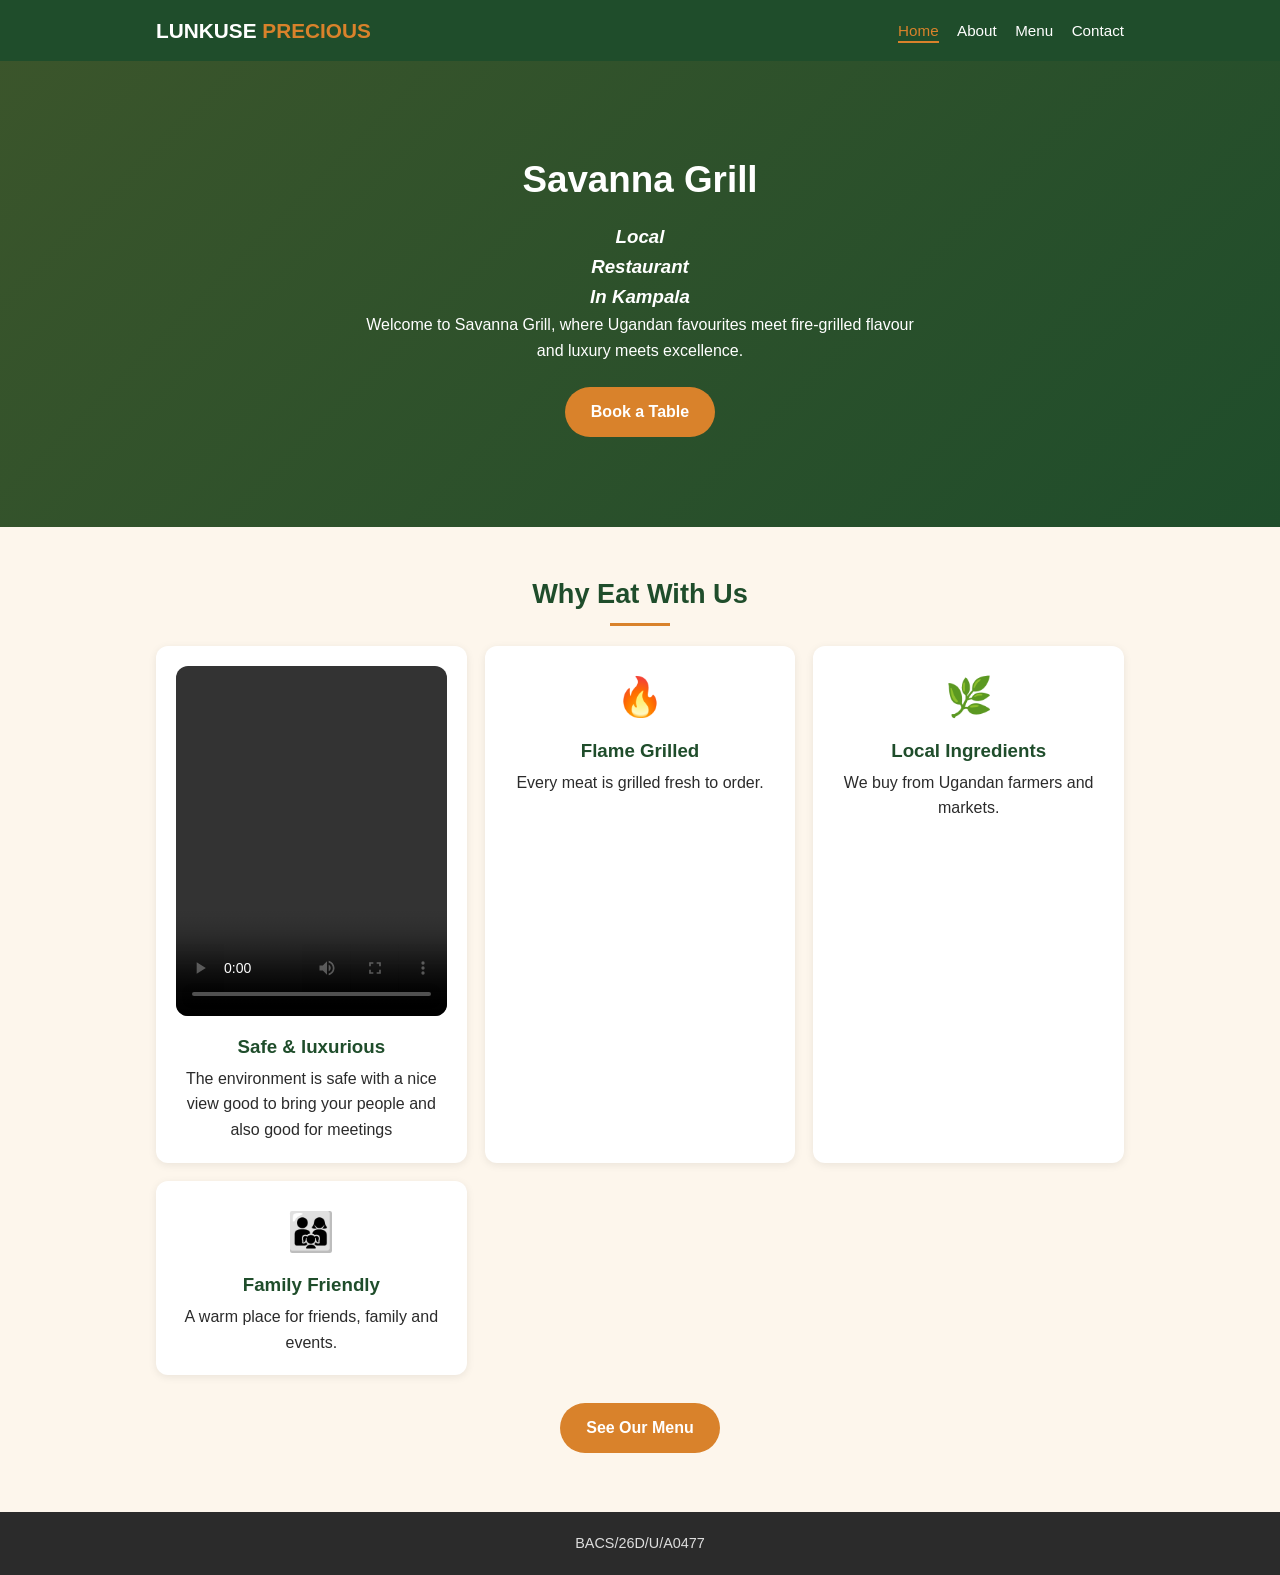
<file: index.html>
<!DOCTYPE html>
<html lang="en">
<head>
<meta charset="UTF-8">
<meta name="viewport" content="width=device-width, initial-scale=1">
<title>Home | Savanna Grill</title>
<link rel="stylesheet" href="style.css">
</head>
<body>
<header><div class="nav">
  <div class="logo">LUNKUSE <span>PRECIOUS</span></div>
  <nav>
    <a class="active" href="index.html">Home</a>
    <a href="about us.html">About</a>
    <a href="menu.html">Menu</a>
    <a href="contact.html">Contact</a>
    
  </nav>
</div></header>

<div class="hero">
  <h1>Savanna Grill</h1>
  <h3><i>Local<br>Restaurant<br>In Kampala</i></h3>
  <p>Welcome to Savanna Grill, where Ugandan favourites meet fire-grilled flavour and luxury meets excellence.</p>
  <a class="btn" href="contact.html">Book a Table</a>
</div>

<section>
  <h2>Why Eat With Us</h2>
  <div class="grid">
      <div class="card"><div><video controls style="width:100%; max-width:350px; height:350px; object-fit:cover; border-radius:12px;">
          <source src="space.mp4" type="video/mp4"></source>
      </video></div><h3>Safe &amp; luxurious</h3><p>The environment is safe with a nice view good to bring your people and also good for meetings</p></div>
    <div class="card"><div class="icon">🔥</div><h3>Flame Grilled</h3><p>Every meat is grilled fresh to order.</p></div>
    <div class="card"><div class="icon">🌿</div><h3>Local Ingredients</h3><p>We buy from Ugandan farmers and markets.</p></div>
    <div class="card"><div class="icon">👨‍👩‍👧</div><h3>Family Friendly</h3><p>A warm place for friends, family and events.</p></div>
  </div>
  <p class="center" style="margin-top:28px"><a class="btn" href="menu.html">See Our Menu</a></p>
</section>

<footer>BACS/26D/U/A0477</footer>
</body>
</html>
</file>
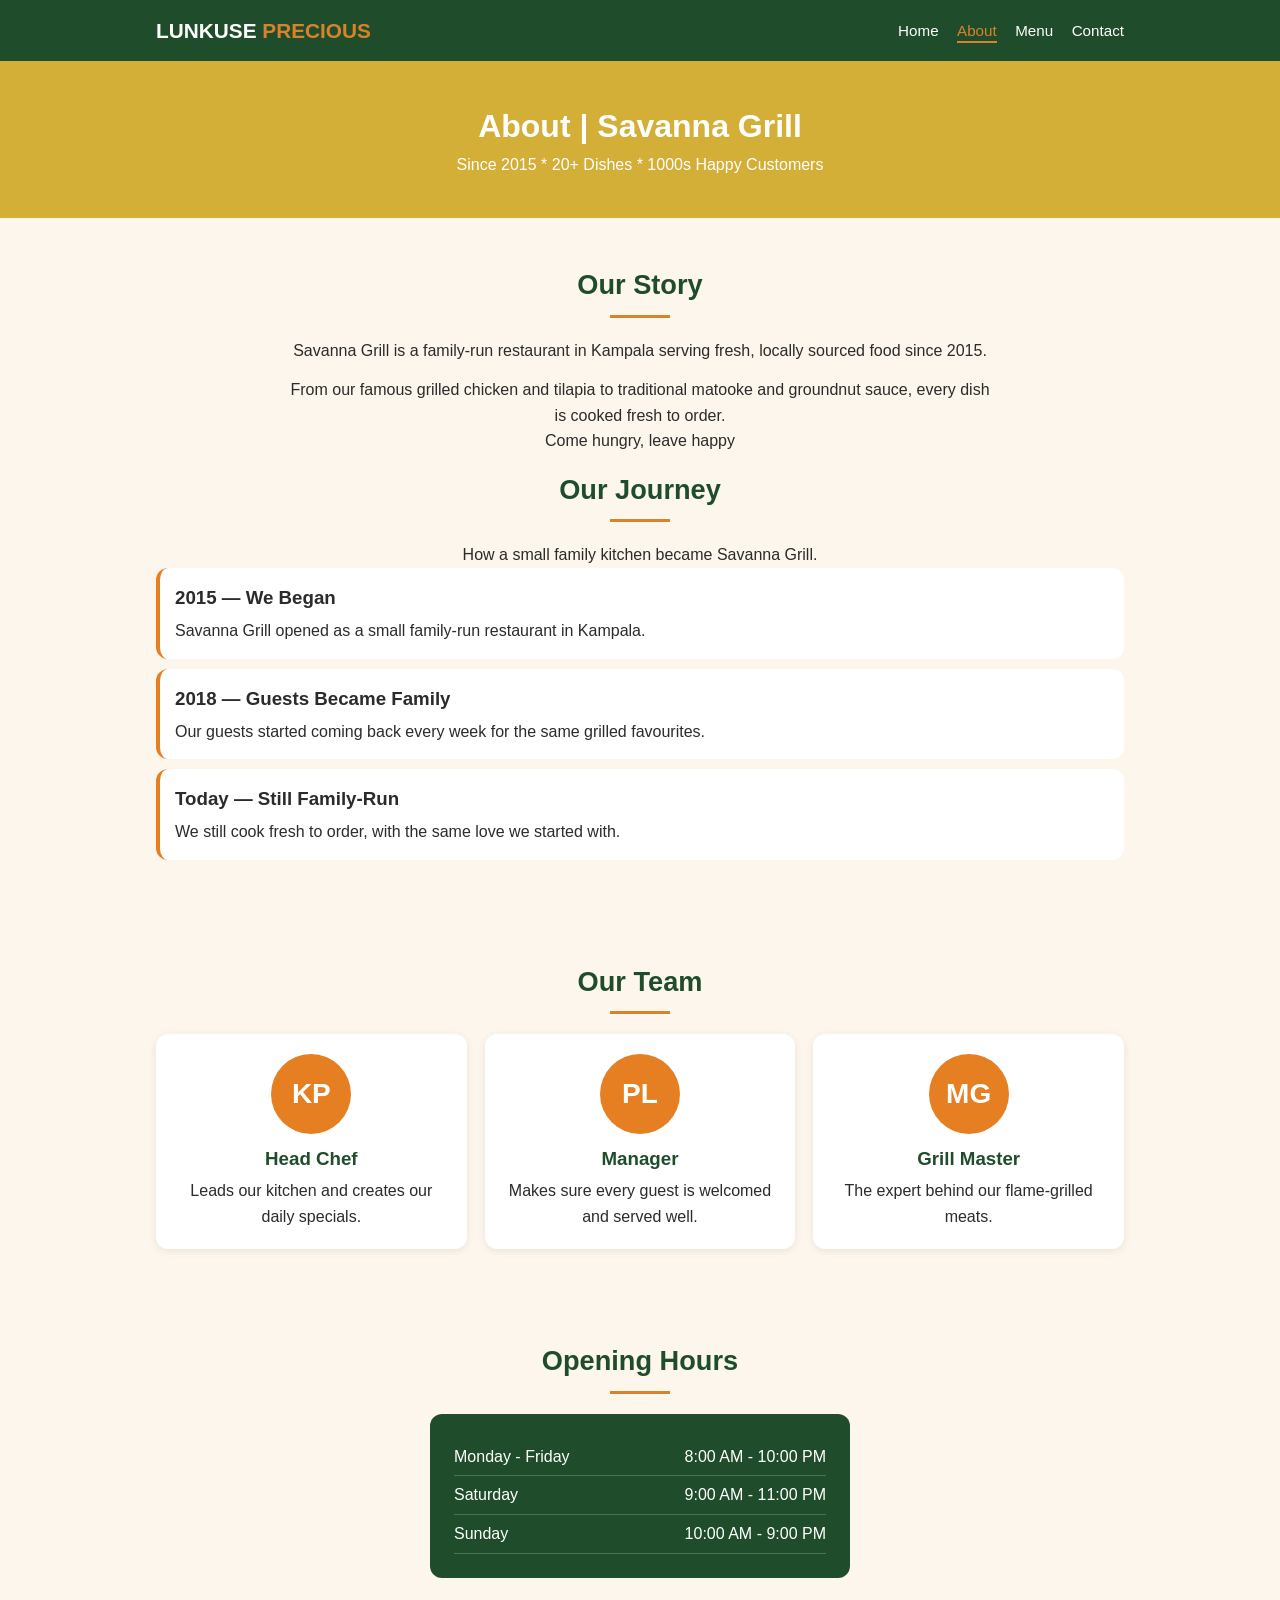
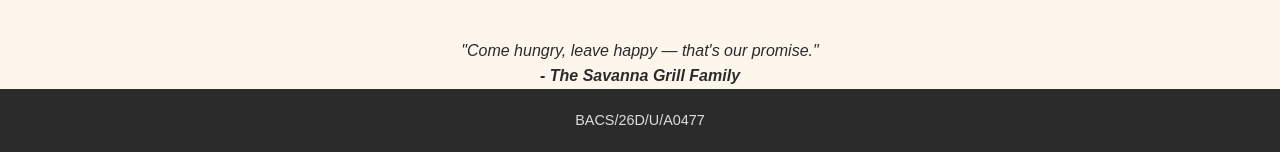
<file: about us.html>
<!DOCTYPE html>
<html lang="en">
<head>
<meta charset="UTF-8">
<meta name="viewport" content="width=device-width, initial-scale=1">
<title>About | Savanna Grill</title>
<link rel="stylesheet" href="style.css">
</head>
<body>
<header><div class="nav">
  <div class="logo">LUNKUSE <span>PRECIOUS</span></div>
  <nav>
    <a href="index.html">Home</a>
    <a class="active" href="about us.html">About</a>
    <a href="menu.html">Menu</a>
    <a href="contact.html">Contact</a>
  </nav>
</div></header>

<div class="page-title"><h1>About | Savanna Grill</h1>
<p>Since 2015 * 20+ Dishes * 1000s Happy Customers</p></div>

<section>
  <h2>Our Story</h2>
  <p class="center">Savanna Grill is a family-run restaurant in Kampala serving fresh, locally sourced food since 2015.</p>
  <p class="center">From our famous grilled chicken and tilapia to traditional matooke and groundnut sauce, every dish is cooked fresh to order. <br>Come hungry, leave happy</p>
  
  <h2 style="text-align:center;">Our Journey</h2>
<p style="text-align:center;">How a small family kitchen became Savanna Grill.</p>

<div style="background:white; padding:15px; border-radius:12px; margin-bottom:10px; border-left:4px solid #e67e22;">
  <h3 style="margin:0;">2015 — We Began</h3>
  <p style="margin:5px 0 0 0;">Savanna Grill opened as a small family-run restaurant in Kampala.</p>
</div>

<div style="background:white; padding:15px; border-radius:12px; margin-bottom:10px; border-left:4px solid #e67e22;">
  <h3 style="margin:0;">2018 — Guests Became Family</h3>
  <p style="margin:5px 0 0 0;">Our guests started coming back every week for the same grilled favourites.</p>
</div>

<div style="background:white; padding:15px; border-radius:12px; margin-bottom:10px; border-left:4px solid #e67e22;">
  <h3 style="margin:0;">Today — Still Family-Run</h3>
  <p style="margin:5px 0 0 0;">We still cook fresh to order, with the same love we started with.</p>
</div>
  
</section>

<section>
  <h2>Our Team</h2>
  <div class="grid">
    <div class="card"><div class="avatar">KP</div><h3>Head Chef</h3><p>Leads our kitchen and creates our daily specials.</p></div>
    <div class="card"><div class="avatar">PL</div><h3>Manager</h3><p>Makes sure every guest is welcomed and served well.</p></div>
    <div class="card"><div class="avatar">MG</div><h3>Grill Master</h3><p>The expert behind our flame-grilled meats.</p></div>
  </div>
</section>

<section>
  <h2>Opening Hours</h2>
  <ul class="hours">
    <li><span>Monday - Friday</span><span>8:00 AM - 10:00 PM</span></li>
    <li><span>Saturday</span><span>9:00 AM - 11:00 PM</span></li>
    <li><span>Sunday</span><span>10:00 AM - 9:00 PM</span></li>
  </ul>
</section>
<p style="text-align:center; font-style:italic; margin-top:15px;">
"Come hungry, leave happy — that's our promise."
<br><b>- The Savanna Grill Family</b>
</p>
</div>

<footer>BACS/26D/U/A0477</footer>
</body>
</html>
</file>
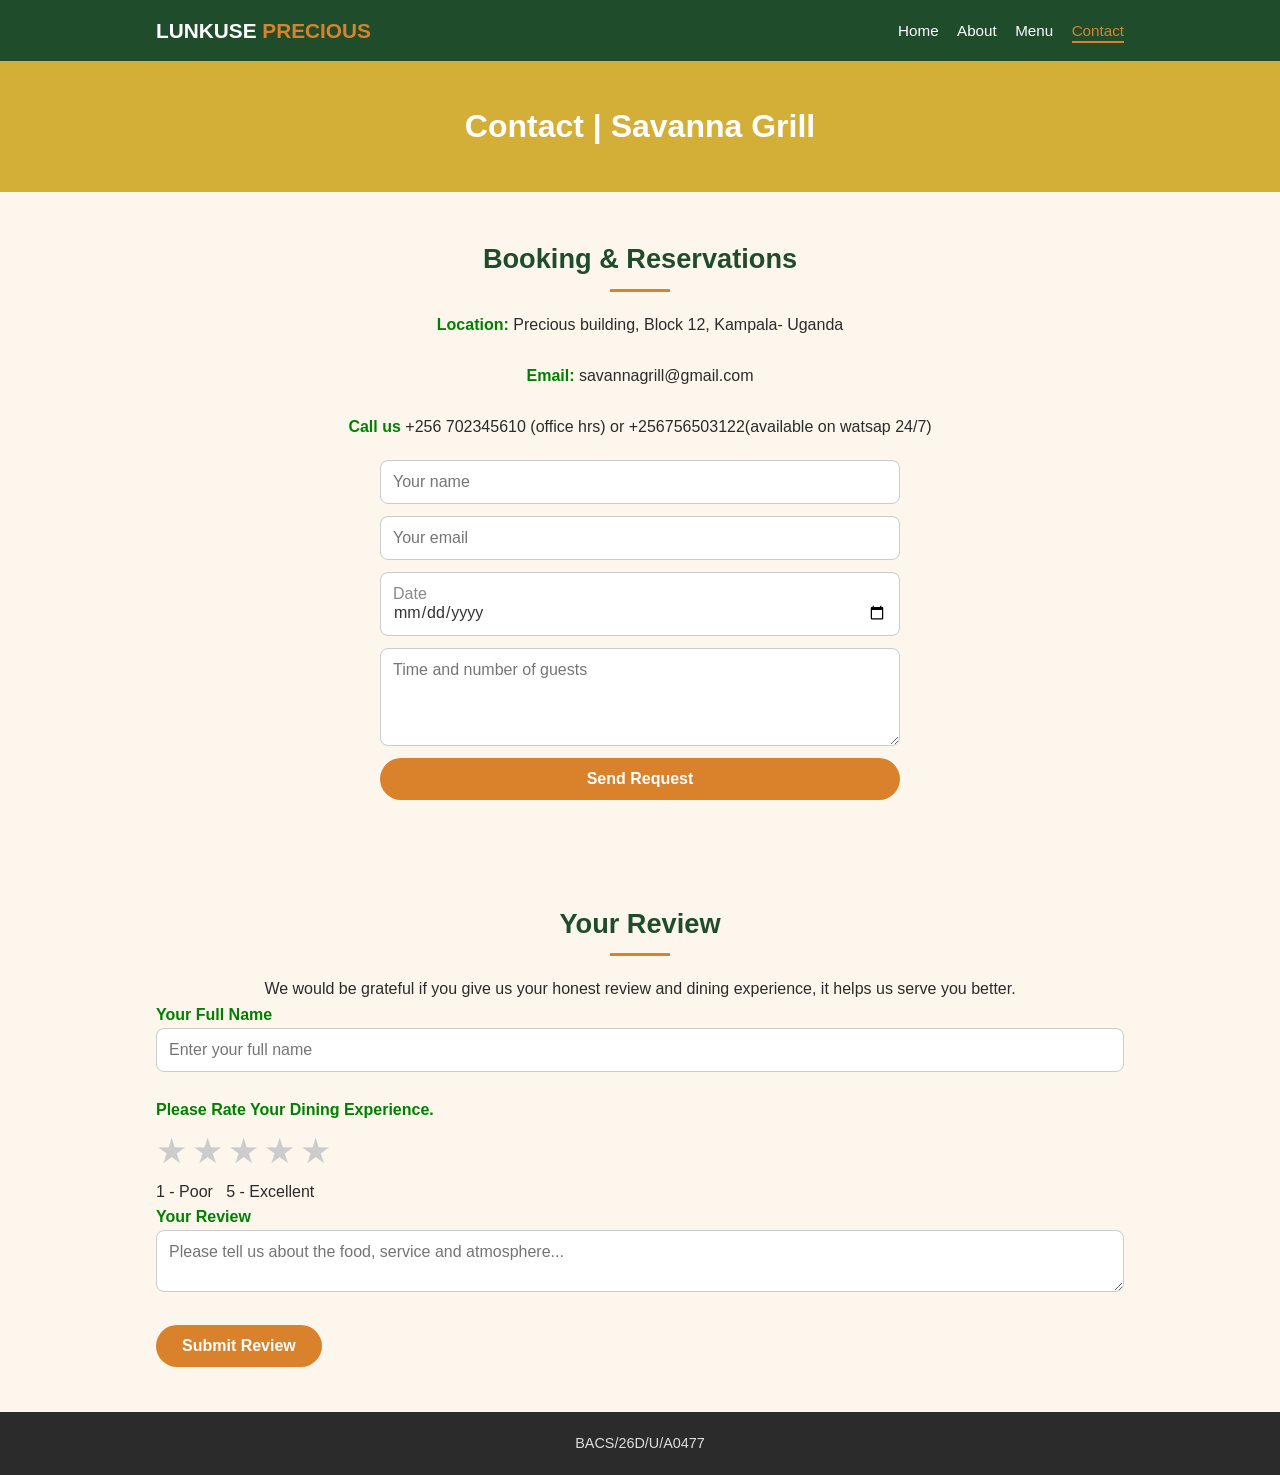
<file: contact.html>
<!DOCTYPE html>
<html lang="en">
<head>
<meta charset="UTF-8">
<meta name="viewport" content="width=device-width, initial-scale=1">
<title>Contact | Savanna Grill</title>
<link rel="stylesheet" href="style.css">
</head>
<body>
<header><div class="nav">
  <div class="logo">LUNKUSE <span>PRECIOUS</span></div>
  <nav>
    <a href="index.html">Home</a>
    <a href="about us.html">About</a>
    <a href="menu.html">Menu</a>
    <a class="active" href="contact.html">Contact</a>
  </nav>
</div></header>

<div class="page-title"><h1>Contact | Savanna Grill</h1></div>

<section>
    <h2>Booking &amp; Reservations</h2>
  <div class="contact-info">
    <p><b><span style="color:green">Location:</span></b> Precious building, Block 12, Kampala- Uganda</p><br>
    <p><b><span style="color:green">Email:</span> </b>savannagrill@gmail.com</p><br>
    
    <p><b><span style="color:green">Call us</span></b> +256 702345610 (office hrs) or +256756503122(available on watsap 24/7)
    
  </div>
  <form id="bookingForm">
    <input type="text" id="name" placeholder="Your name" required>
    <input type="email" id="email" placeholder="Your email" required>
    <input type="date" placeholder="Date" required onclick="this.showPicker()">
    
    <textarea id="message" rows="4" placeholder="Time and number of guests" required></textarea>
    <button class="btn" type="submit">Send Request</button>
    <p id="msg"></p>
  </form>
</section>
<section>
    <h2>Your Review</h2>
    <center>
    <p>We would be grateful if you give us your honest review and dining experience, it helps us serve you better.</p>
    </center>
<label><b><span style="color:green">Your Full Name</span></b></label>
<input type="text" placeholder="Enter your full name" required><br><br>

<label><b><span style="color:green">Please Rate Your Dining Experience.</span></b></label><br>
<div class="stars">
  <input type="radio" name="rating" id="star5" value="5" required>
  <label for="star5">★</label>
  <input type="radio" name="rating" id="star4" value="4">
  <label for="star4">★</label>
  <input type="radio" name="rating" id="star3" value="3">
  <label for="star3">★</label>
  <input type="radio" name="rating" id="star2" value="2">
  <label for="star2">★</label>
  <input type="radio" name="rating" id="star1" value="1">
  <label for="star1">★</label>
</div>
<p>1 - Poor &nbsp; 5 - Excellent</p>
<b><span style="color:green">
<label>Your Review</label><br></span></b>
<textarea placeholder="Please tell us about the food, service and atmosphere..." required></textarea><br><br>

<button class="btn" type="submit">Submit Review</button>
</section>
<footer>BACS/26D/U/A0477</footer>

<script>
  document.getElementById("bookingForm").addEventListener("submit", function (e) {
    e.preventDefault();
    var name = document.getElementById("name").value;
    document.getElementById("msg").textContent = "Thank you, " + name + "! We will contact you soon.";
    this.reset();
  });
</script>
</body>
</html>
</file>
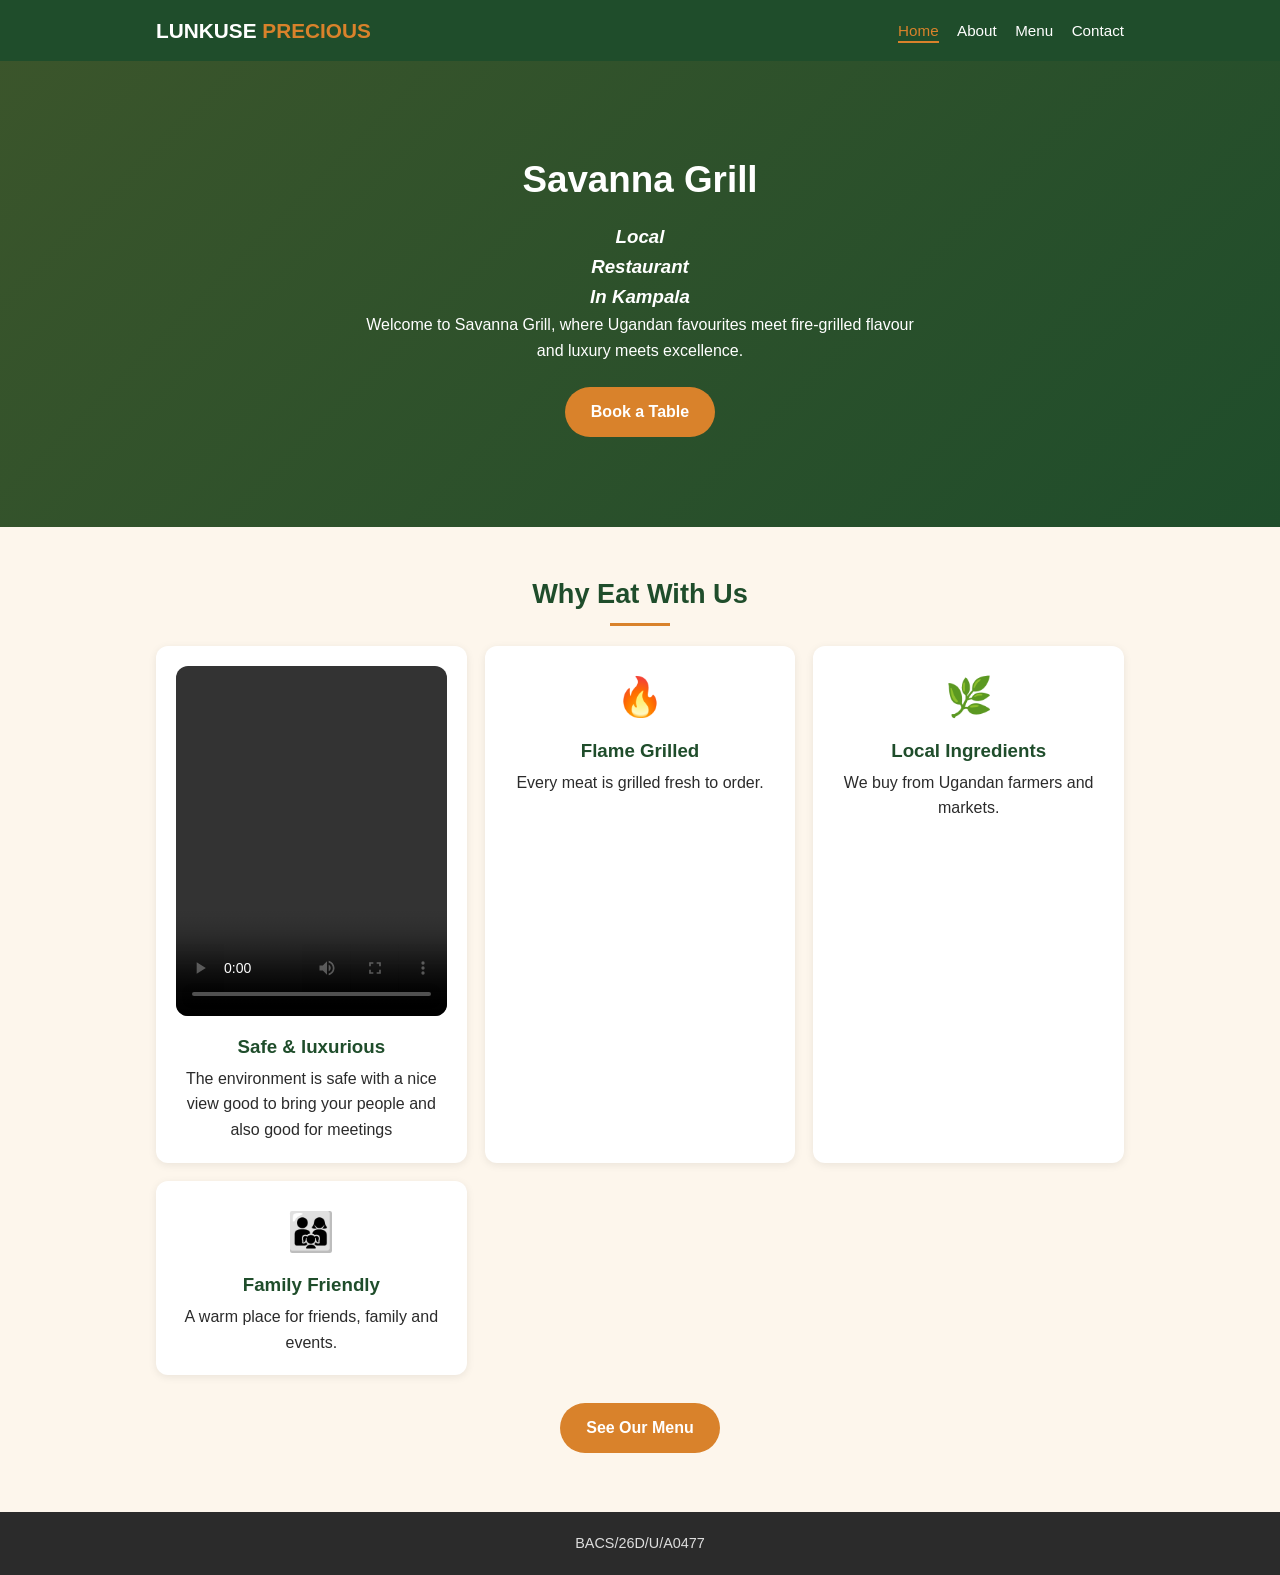
<file: home.html>
<!DOCTYPE html>
<html lang="en">
<head>
<meta charset="UTF-8">
<meta name="viewport" content="width=device-width, initial-scale=1">
<title>Home | Savanna Grill</title>
<link rel="stylesheet" href="style.css">
</head>
<body>
<header><div class="nav">
  <div class="logo">LUNKUSE <span>PRECIOUS</span></div>
  <nav>
    <a class="active" href="home.html">Home</a>
    <a href="about us.html">About</a>
    <a href="menu.html">Menu</a>
    <a href="contact.html">Contact</a>
    
  </nav>
</div></header>

<div class="hero">
  <h1>Savanna Grill</h1>
  <h3><i>Local<br>Restaurant<br>In Kampala</i></h3>
  <p>Welcome to Savanna Grill, where Ugandan favourites meet fire-grilled flavour and luxury meets excellence.</p>
  <a class="btn" href="contact.html">Book a Table</a>
</div>

<section>
  <h2>Why Eat With Us</h2>
  <div class="grid">
      <div class="card"><div><video controls style="width:100%; max-width:350px; height:350px; object-fit:cover; border-radius:12px;">
          <source src="space.mp4" type="video/mp4"></source>
      </video></div><h3>Safe &amp; luxurious</h3><p>The environment is safe with a nice view good to bring your people and also good for meetings</p></div>
    <div class="card"><div class="icon">🔥</div><h3>Flame Grilled</h3><p>Every meat is grilled fresh to order.</p></div>
    <div class="card"><div class="icon">🌿</div><h3>Local Ingredients</h3><p>We buy from Ugandan farmers and markets.</p></div>
    <div class="card"><div class="icon">👨‍👩‍👧</div><h3>Family Friendly</h3><p>A warm place for friends, family and events.</p></div>
  </div>
  <p class="center" style="margin-top:28px"><a class="btn" href="menu.html">See Our Menu</a></p>
</section>

<footer>BACS/26D/U/A0477</footer>
</body>
</html>
</file>
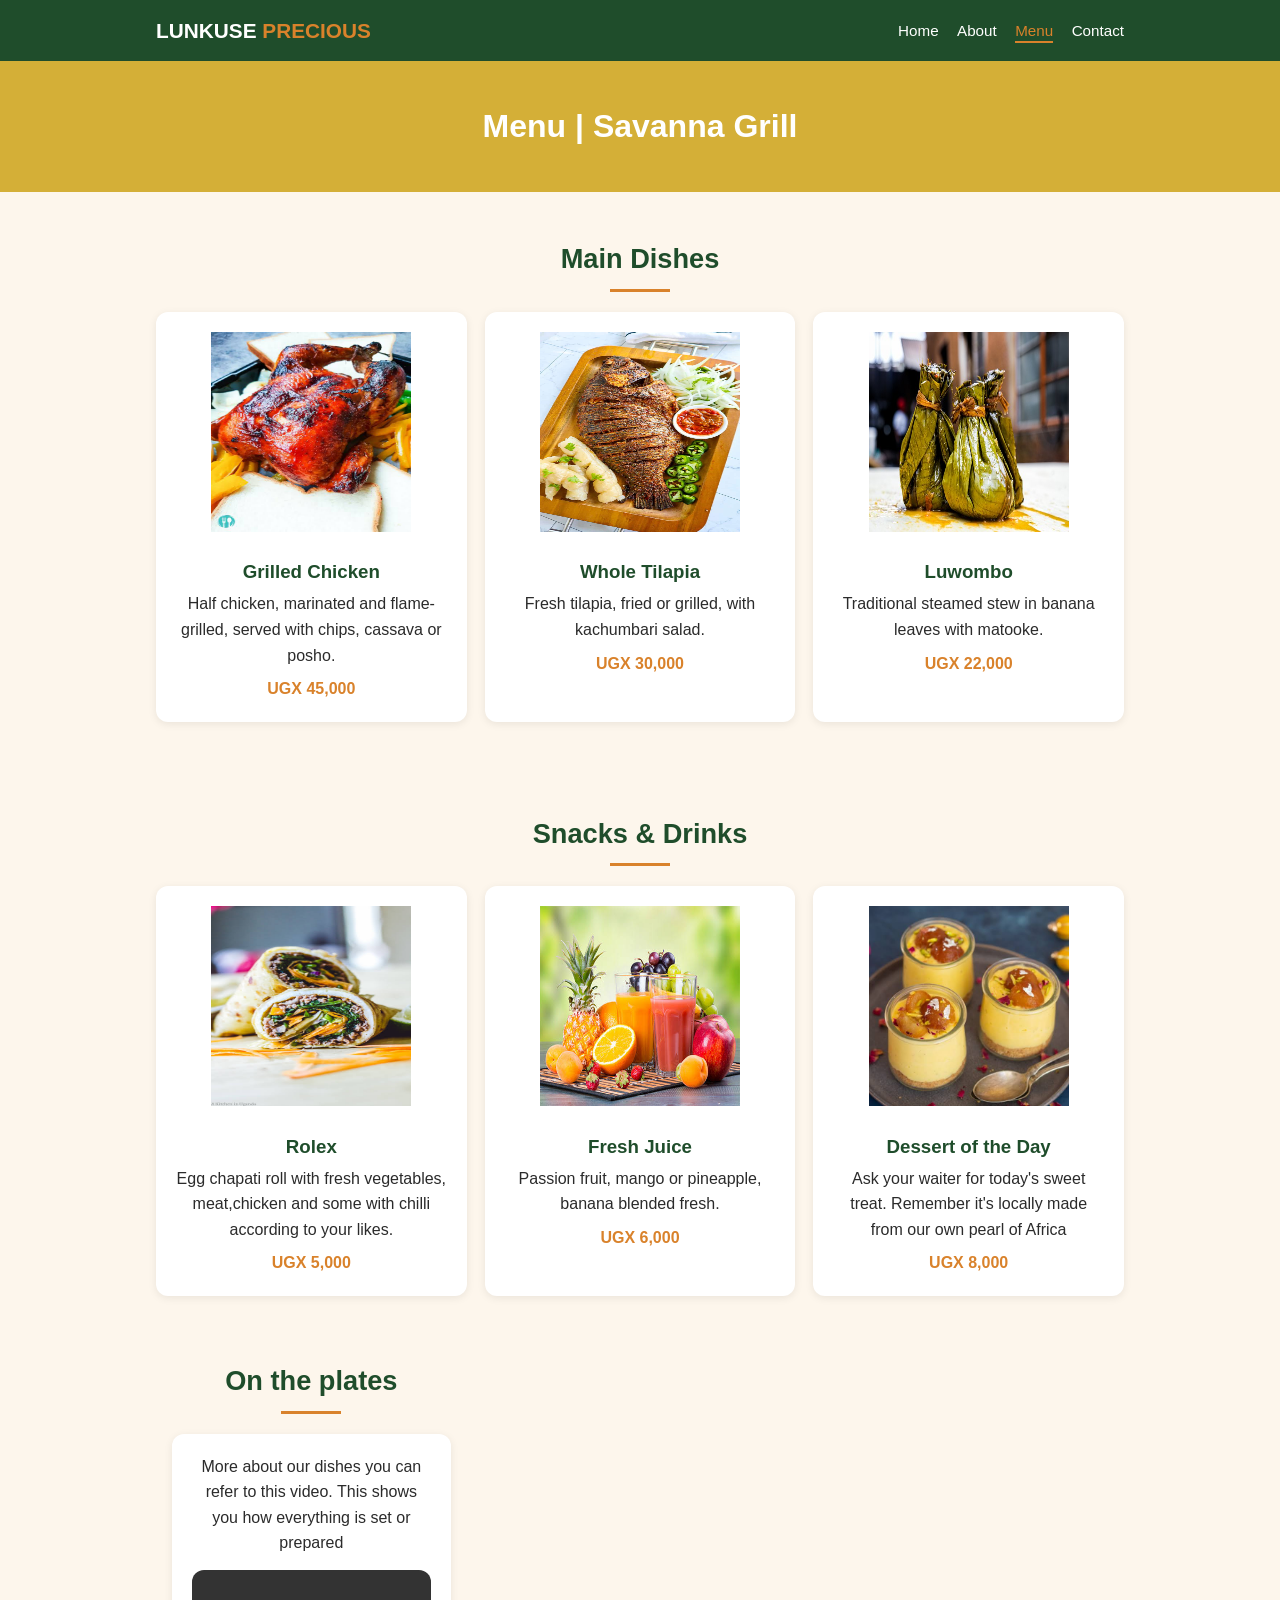
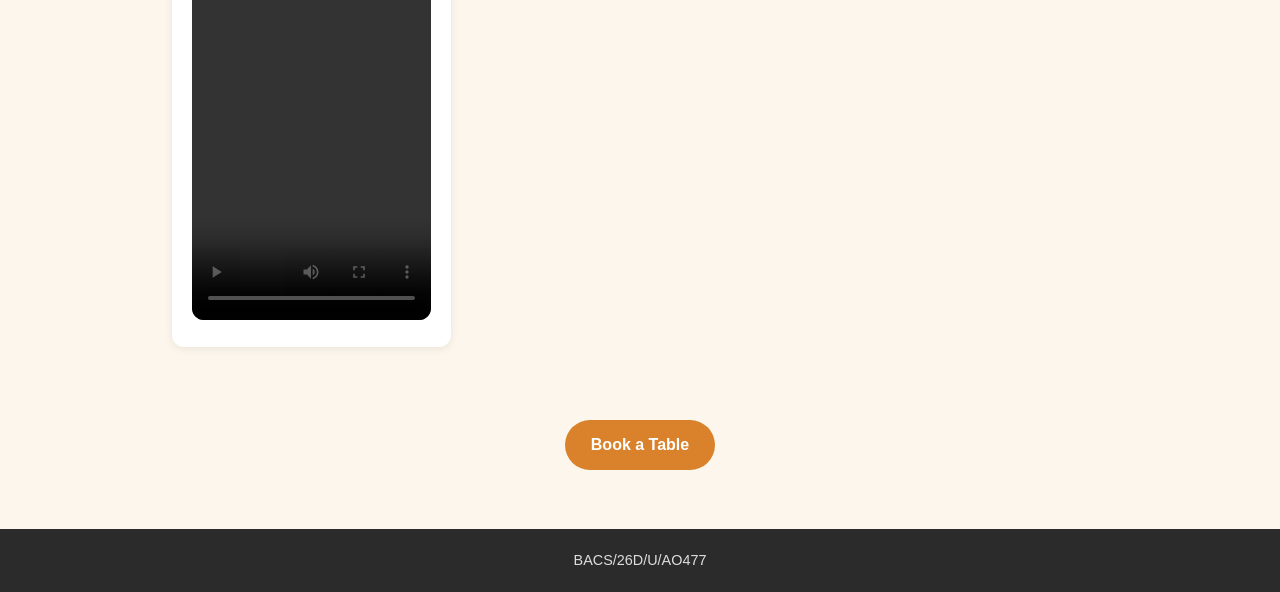
<file: menu.html>
<!DOCTYPE html>
<html lang="en">
<head>
<meta charset="UTF-8">
<meta name="viewport" content="width=device-width, initial-scale=1">
<title>Menu | Savanna Grill</title>
<link rel="stylesheet" href="style.css">
</head>
<body>
<header><div class="nav">
  <div class="logo">LUNKUSE<span> PRECIOUS</span></div>
  <nav>
    <a href="index.html">Home</a>
    <a href="about us.html">About</a>
    <a class="active" href="menu.html">Menu</a>
    <a href="contact.html">Contact</a>
  </nav>
</div></header>

<div class="page-title"><h1>Menu | Savanna Grill</h1></div>

<section>
  <h2>Main Dishes</h2>
  <div class="grid">
    <div class="card"><div class="icon"><img src="chicken.jpg" alt="image of chicken" width="200" height="200"></div><h3>Grilled Chicken</h3><p>Half chicken, marinated and flame-grilled, served with chips, cassava or posho.</p><div class="price">UGX 45,000</div></div>
    <div class="card"><div class="icon"><img src="tilapia.jpg" alt="tilapia image" width="200" height="200"></div><h3>Whole Tilapia</h3><p>Fresh tilapia, fried or grilled, with kachumbari salad.</p><div class="price">UGX 30,000</div></div>
    <div class="card"><div class="icon"><img src="luwombo.jpg" alt="luwombo image" width="200" height="200"></div><h3>Luwombo</h3><p>Traditional steamed stew in banana leaves with matooke.</p><div class="price">UGX 22,000</div></div>
  </div>
</section>

<section>
  <h2>Snacks &amp; Drinks</h2>
  <div class="grid">
    <div class="card"><div class="icon"><img src="rolex.jpg" alt="rolex image" width="200" height="200"></div><h3>Rolex</h3><p>Egg chapati roll with fresh vegetables, meat,chicken and some with chilli according to your likes.</p><div class="price">UGX 5,000</div></div>
    <div class="card"><div class="icon"><img src="juice.jpg" alt="juice image" width="200" height="200"></div><h3>Fresh Juice</h3><p>Passion fruit, mango or pineapple, banana blended fresh.</p><div class="price">UGX 6,000</div></div>
    <div class="card"><div class="icon"><img src="dessert.jpg" alt="dessert image" width="200" height="200"></div><h3>Dessert of the Day</h3><p>Ask your waiter for today's sweet treat. Remember it's locally made from our own pearl of Africa</p><div class="price">UGX 8,000</div></div>
  
<section id="video">
    <h2>On the plates</h2>
    <div class="card">
    <p class="center">More about our dishes you can refer to this video. This shows you how everything is set or prepared</p>
   <video controls style="width:100%; max-width:350px; height:350px; object-fit:cover;border-radius:12px;">
        <source src="menu.mp4" type="video/mp4"></source>
        
    </video>
    </div>
</section>
</div>

  <p class="center" style="margin-top:28px"><a class="btn" href="contact.html">Book a Table</a></p>
</section>
<footer>BACS/26D/U/AO477</footer>
</body>
</html>
</file>
<file: style.css>
:root {
   --green:#1f4d2b; 
   --orange:#d9822b; 
   --cream:#fdf6ec; 
   --dark:#2b2b2b;
    }
    
* { 
  box-sizing:border-box; 
  margin:0; 
  padding:0;
   }
   
body { 
   font-family:Arial,Helvetica,sans-serif;    
   color:var(--dark); 
   background:var(--cream); 
   line-height:1.6; 
       }
       
a { 
  color:inherit; 
  text-decoration:none;
   }

header { 
  position:sticky;
  top:0; 
  background:var(--green); 
  color:#fff; z-index:10; 
     }
     
.nav { 
   max-width:1000px; 
   margin:auto; 
   padding:14px 16px; 
   display:flex;    
   justify-content:space-between;  
   align-items:center; 
   flex-wrap:wrap; 
   gap:8px;
    }
    
.logo { 
  font-size:1.3rem; 
  font-weight:bold; 
   }
   
.logo span { 
  color:var(--orange); 
  }
  
nav a { 
  margin-left:14px; 
  font-size:.95rem; 
  padding-bottom:2px;
   }
   
nav a:hover, nav a.active{ 
  color:var(--orange); 
  border-bottom:2px solid var(--orange); 
   }

.hero {
background:linear-gradient(rgba(31,77,43,.85),rgba(31,77,43,.85)),linear-gradient(135deg,#d9822b,#1f4d2b); 
  color:#fff; 
  text-align:center; 
  padding:90px 16px; 
   }
   
.hero h1 { 
  font-size:2.3rem; 
  margin-bottom:12px; 
   }
   
.hero p { 
  max-width:560px; 
  margin:0 auto 24px; 
  }
  
.page-title { 
  background:#d4af37; 
  color:#fff; 
  text-align:center; 
  padding:40px 16px; 
  }
  
.page-title h1 { 
  font-size:2rem;
   }

.btn { 
  display:inline-block;  
  background:var(--orange); 
  color:#fff; 
  padding:12px 26px; 
  border-radius:30px; 
  font-weight:bold;
  border:none; 
  cursor:pointer; 
  font-size:1rem;
    }
    
.btn:hover { 
  opacity:.9; 
  }

section { 
  max-width:1000px; 
  margin:auto; 
  padding:45px 16px; 
   }
   
h2 { 
  color:var(--green); 
  font-size:1.7rem; 
  margin-bottom:20px; 
  text-align:center;
   }
   
h2::after { 
  content:""; 
  display:block; 
  width:60px; 
  height:3px; background:var(--orange);  
  margin:8px auto 0;
   }
   
.center { 
  text-align:center; 
  max-width:700px; 
  margin:0 auto 14px; 
  }

.grid { 
  display:grid;     grid-template-columns:repeat(auto-fit,minmax(240px,1fr)); gap:18px; 
  }
  
.card { 
  background:#fff; 
  border-radius:12px; 
  padding:20px; 
  box-shadow:0 2px 8px rgba(0,0,0,.08);   
  text-align:center;
   }
   
.card .icon {
   font-size:2.4rem; 
   }

.card h3 { 
  margin:8px 0 4px; color:var(--green); 
  }
  
.price { 
  color:var(--orange); 
  font-weight:bold; 
  margin-top:8px;
   }

.hours { 
  background:var(--green); 
  color:#fff; 
  border-radius:12px; 
  padding:24px; 
  max-width:420px; 
  margin:auto; 
    }
    
.hours li { 
  list-style:none; 
  display:flex;  
  justify-content:space-between; 
  padding:6px 0; 
  border-bottom:1px solid  rgba(255,255,255,.2); 
   }

form { 
  max-width:520px; 
  margin:auto; 
  display:grid; 
  gap:12px;
   }
   
input, textarea { 
  width:100%; 
  padding:12px; 
  border:1px solid #ccc; 
  border-radius:8px; 
  font-size:1rem; 
  font-family:inherit; 
   }
   
.contact-info { 
  text-align:center; 
  margin-bottom:20px; 
   }
   
#msg { 
  text-align:center; 
  color:var(--green); 
  font-weight:bold; 
  }

footer { 
  background:var(--dark); 
  color:#ddd; 
  text-align:center; 
  padding:20px 16px; 
  font-size:.9rem; 
    }
    
input[type="date"]{
  background-color: white;
  color: #333;
  appearance: none;
  -webkit-appearance: none;
}

input[type="date"]:invalid::before {
  content: "Date";
  color: #888;
}
.stars {
  display: flex;
  flex-direction: row-reverse;
  justify-content: flex-end;
  gap: 5px;
}
.stars input {
  display: none !important;
}
.stars label {
  font-size: 35px;
  color: #ccc;
  cursor: pointer;
  display: inline !important;
}
.stars input:checked ~ label,
.stars label:hover,
.stars label:hover ~ label {
  color: #e67e22;
}
.avatar {
  width: 80px;
  height: 80px;
  background: #e67e22;
  color: white;
  border-radius: 50%;
  display: flex;
  align-items: center;
  justify-content: center;
  font-size: 28px;
  font-weight: bold;
  margin: 0 auto 10px auto;
}
</file>
